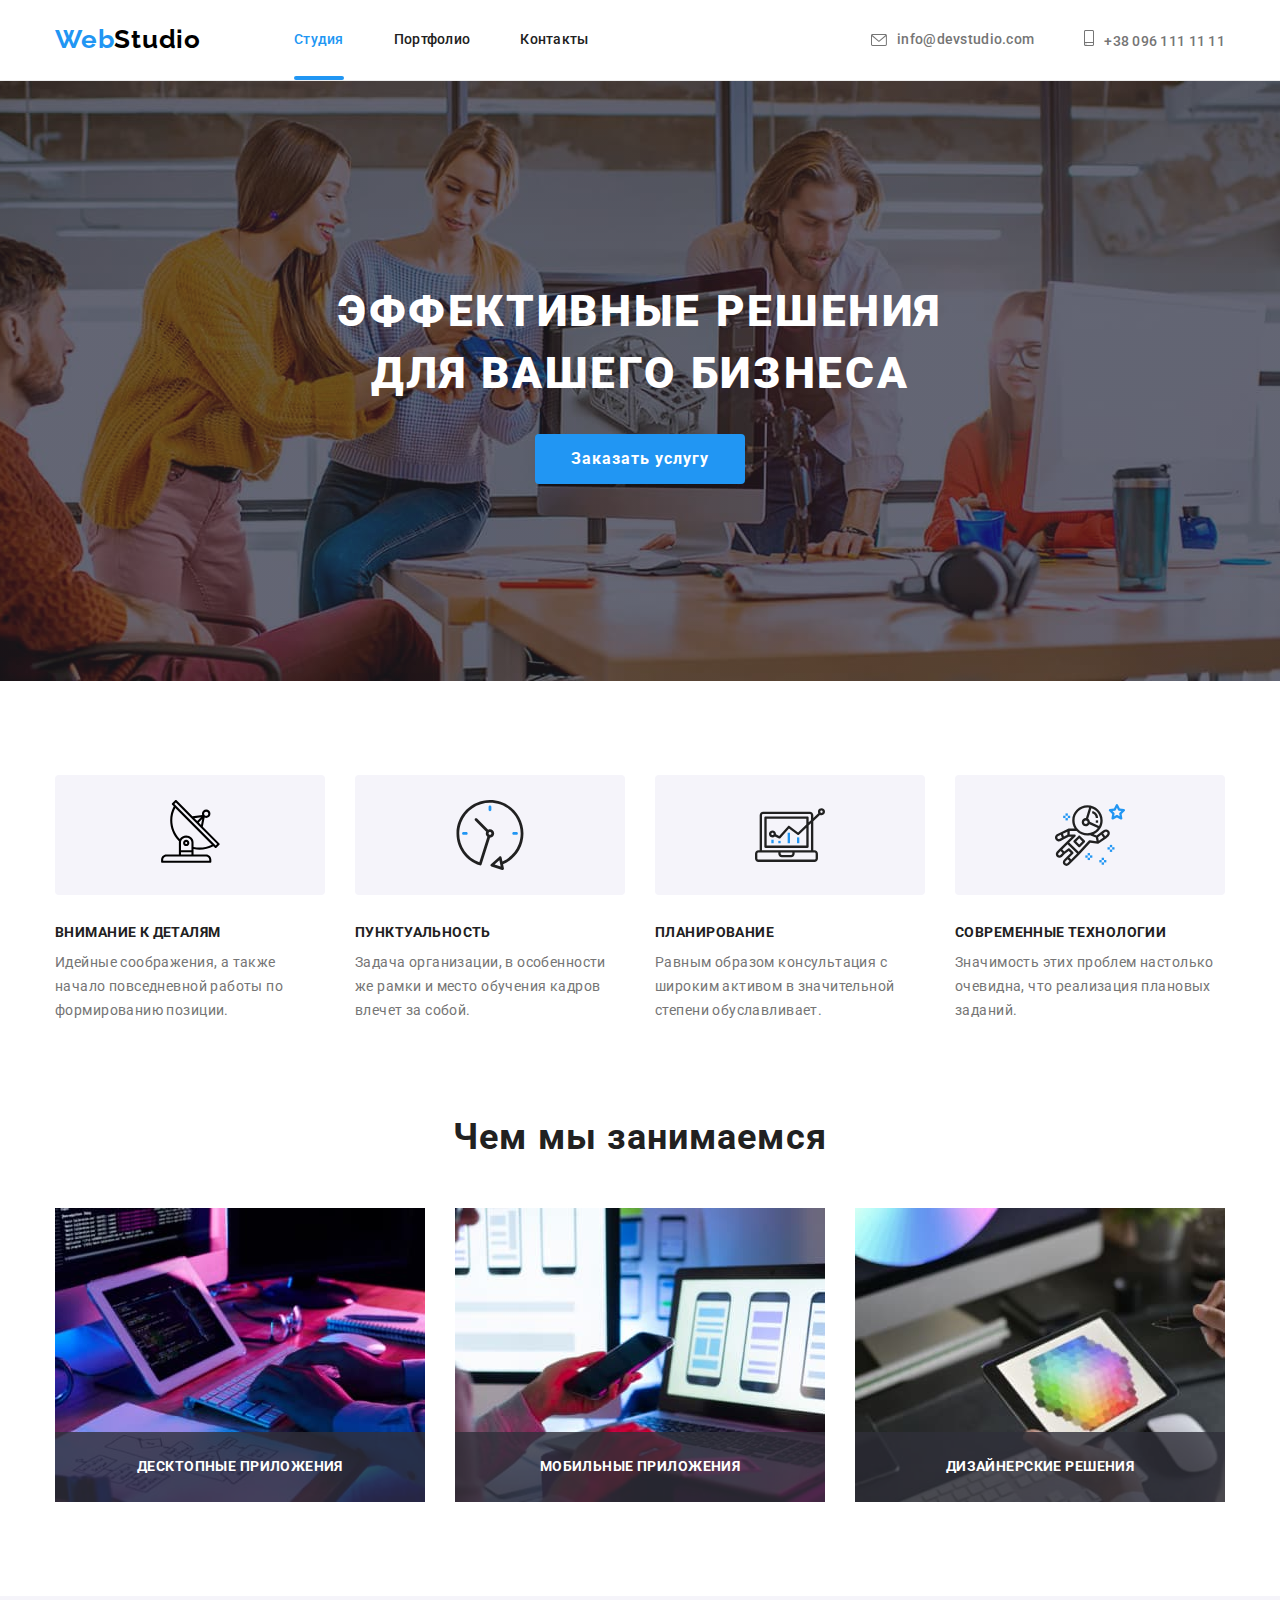
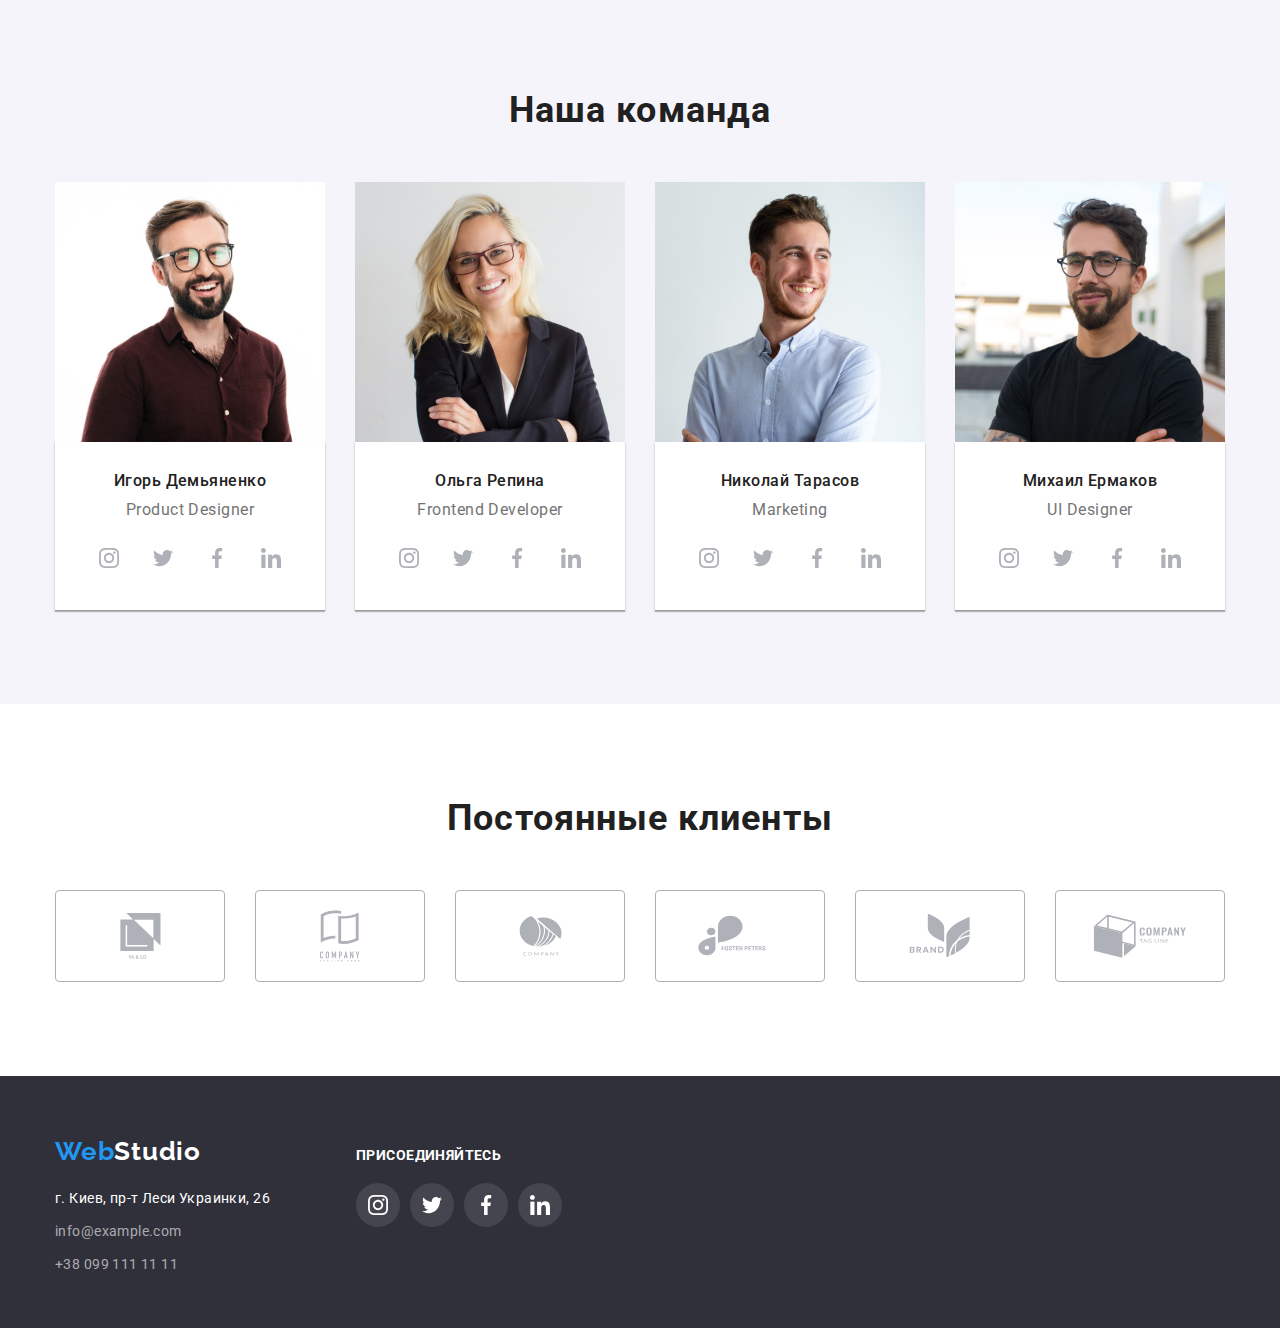
<file: index.html>
<!DOCTYPE html>
<html lang="ru">
<head>
    <meta charset="UTF-8">
    <meta http-equiv="X-UA-Compatible" content="IE=edge">
    <meta name="viewport" content="width=device-width, initial-scale=1.0">
    <title>Document</title>
    <link href="https://fonts.googleapis.com/css2?family=Raleway:wght@700&family=Roboto:wght@400;500;700;900&display=swap"
        rel="stylesheet"/>
        <link rel="stylesheet" href="https://cdnjs.cloudflare.com/ajax/libs/modern-normalize/1.1.0/modern-normalize.min.css"
            integrity="sha512-wpPYUAdjBVSE4KJnH1VR1HeZfpl1ub8YT/NKx4PuQ5NmX2tKuGu6U/JRp5y+Y8XG2tV+wKQpNHVUX03MfMFn9Q=="
            crossorigin="anonymous" referrerpolicy="no-referrer" />
    <link rel="stylesheet" href="./css/styles.css"/>
</head>
<body>
    <!--Шапка-->
    <header>
        <div class="container header-nav">
            <nav>
                <a href="./index.html" class="logo">
                    <span class="img-logo">Web</span>Studio
                </a>
            
                <ul class="site-nav">
                    <li class="nav-current"><a href="./index.html" class="link current">Студия</a></li>
                    <li><a href="./portfolio.html" class="link">Портфолио</a></li>
                    <li><a href="" class="link">Контакты</a></li>
                </ul>
            </nav>

            <ul class="auth-nav">
                <li>  
                        <a class="link-mail" href="mailto:info@devstudio.com">
                            <svg class="icon-mail">
                                <use href="./images/icons.svg#icon-mail"></use>
                            </svg> info@devstudio.com
                        </a>
                </li>
                <li>
                    <a class="link-tel" href="tel:+380961111111">
                        <svg class="icon-tel">
                        <use href="./images/icons.svg#icon-phone"></use>
                    </svg>+38 096 111 11 11
                </a>
                </li>
            </ul>
        </div> 
    </header>

      <!-- Основной контент -->
     <main>
        <section class="hero-title">
                <h1>Эффективные решения <br> для вашего бизнеса</h1>
                <button data-modal-open type="button" class="button-hero">Заказать услугу</button>
        </section>
        
     <!--Наши особенности-->
     <section class="section">

        <div class="container feature">
            <h2 class="visually-hidden">Наши особенности</h2>
            <ul class="feature-list">
                <li> 
                <div class="feature-box">
                    <svg class="icon-feature">
                        <use href="./images/symbol1.svg#icon-antenna"></use>
                    </svg>
                </div>
                    <h3 class="title">Внимание к деталям</h3>
                    <p class="text">Идейные соображения, а также начало повседневной работы по формированию позиции.</p>
                </li>
                <li> 
                <div class="feature-box">
                    <svg class="icon-feature">
                        <use href="./images/symbol1.svg#icon-clock"></use>
                    </svg>
                </div>
                    <h3 class="title">Пунктуальность</h3>
                    <p class="text">Задача организации, в особенности же рамки и место обучения кадров влечет за собой.</p>
                </li>
                <li>
                    <div class="feature-box">
                        <svg class="icon-feature">
                            <use href="./images/symbol1.svg#icon-diagram"></use>
                        </svg>
                    </div> 
                    <h3 class="title">Планирование</h3>
                    <p class="text">Равным образом консультация с широким активом в значительной степени обуславливает.</p>
                </li>
                <li> 
                    <div class="feature-box">
                        <svg class="icon-feature">
                            <use href="./images/symbol1.svg#icon-astronaut"></use>
                        </svg>
                    </div>
                    <h3 class="title">Современные технологии</h3>
                    <p class="text">Значимость этих проблем настолько очевидна, что реализация плановых заданий.</p>
                </li>
            </ul>
        </div>
     </section>
    
     <!--Чем мы занимаемся-->
        <section class="section-work">

        <div class="container">
                <h2 class="section-title">Чем мы занимаемся</h2>

            <ul class="title-example">
                <li class="exampl-foto">
                        
                            <div class="description-work">
                                <img src="./images/box1.jpg" alt="example" width="370" height="294">
                                <p class="work-description">Десктопные приложения</p>
                            </div>    
                </li>

                <li class="exampl-foto">
                        <div class="description-work">
                            <img src="./images/box2.jpg" alt="example" width="370" height="294">
                            <p class="work-description">Мобильные приложения</p>
                        </div> 
                </li>

                <li class="exampl-foto">
                        <div class="description-work">
                            <img src="./images/box3.jpg" alt="example" width="370" height="294">
                            <p class="work-description">Дизайнерские решения</p>
                        </div>   
                </li>

            </ul>
        </div>
            
        </section>
     
     <!--Команда-->
        <section class="team-section">

            <div class="container">
                <h2 class="section-title">Наша команда</h2>
                <ul class="team-list">
                    <li class="title-team"><img class="team-foto" src="./images/img1.jpg" alt="член команди" width="270" height="260">
                       <div class="card-bg">

                        <div class="box-team">
                            <h3 class="title">Игорь Демьяненко</h3>
                            <p class="team-text">Product Designer</p>
                        </div>

                        <ul class="social-list">
                            <li> <a class="link-area" href="/"> <svg class="social-links" width="20" height="20">
                                <use href="./images/symbol2.svg#icon-instagram"></use>
                            </svg>
                            </a></li>
                            <li> <a class="link-area" href="/"> <svg class="social-links" width="20" height="20">
                                <use href="./images/symbol2.svg#icon-twitter"></use>
                            </svg>
                            </a></li>
                            <li> <a class="link-area" href="/"> <svg class="social-links" width="20" height="20">
                                <use href="./images/symbol2.svg#icon-facebook"></use>
                            </svg>
                            </a></li>
                            <li> <a class="link-area" href="/"> <svg class="social-links" width="20" height="20">
                                <use href="./images/symbol2.svg#icon-linkedin"></use>
                            </svg>
                            </a></li>
                        </ul>

                       </div>
                    </li>

                    <li class="title-team"><img class="team-foto" src="./images/img2.jpg" alt="член команди" width="270" height="260">
                        <div class="card-bg">

                            <div class="box-team">
                                <h3 class="title">Ольга Репина</h3>
                                <p class="team-text">Frontend Developer</p>
                            </div>

                            <ul class="social-list">
                                <li> <a class="link-area" href="/"> <svg class="social-links" width="20" height="20">
                                            <use href="./images/symbol2.svg#icon-instagram"></use>
                                        </svg>
                                    </a></li>
                                <li> <a class="link-area" href="/"> <svg class="social-links" width="20" height="20">
                                            <use href="./images/symbol2.svg#icon-twitter"></use>
                                        </svg>
                                    </a></li>
                                <li> <a class="link-area" href="/"> <svg class="social-links" width="20" height="20">
                                            <use href="./images/symbol2.svg#icon-facebook"></use>
                                        </svg>
                                    </a></li>
                                <li> <a class="link-area" href="/"> <svg class="social-links" width="20" height="20">
                                            <use href="./images/symbol2.svg#icon-linkedin"></use>
                                        </svg>
                                    </a></li>
                            </ul>
                        </div>
                    </li>

                    <li class="title-team"><img class="team-foto" src="./images/img3.jpg" alt="член команди" width="270" height="260">
                        <div class="card-bg">

                            <div class="box-team">
                                <h3 class="title">Николай Тарасов</h3>
                                <p class="team-text">Marketing</p>   
                            </div>

                            <ul class="social-list">
                                <li> <a class="link-area" href="/"> <svg class="social-links" width="20" height="20">
                                            <use href="./images/symbol2.svg#icon-instagram"></use>
                                        </svg>
                                    </a></li>
                                <li> <a class="link-area" href="/"> <svg class="social-links" width="20" height="20">
                                            <use href="./images/symbol2.svg#icon-twitter"></use>
                                        </svg>
                                    </a></li>
                                <li> <a class="link-area" href="/"> <svg class="social-links" width="20" height="20">
                                            <use href="./images/symbol2.svg#icon-facebook"></use>
                                        </svg>
                                    </a></li>
                                <li> <a class="link-area" href="/"> <svg class="social-links" width="20" height="20">
                                            <use href="./images/symbol2.svg#icon-linkedin"></use>
                                        </svg>
                                    </a></li>
                            </ul>
                        </div>
                    </li>

                    <li class="title-team"><img class="team-foto" src="./images/img4.jpg" alt="член команди" width="270" height="260">
                        <div class="card-bg">
                            <div class="box-team">
                                <h3 class="title">Михаил Ермаков</h3>
                                <p class="team-text">UI Designer</p>
                            </div>

                            <ul class="social-list">
                                <li> <a class="link-area" href="/"> <svg class="social-links" width="20" height="20">
                                            <use href="./images/symbol2.svg#icon-instagram"></use>
                                        </svg>
                                    </a></li>
                                <li> <a class="link-area" href="/"> <svg class="social-links" width="20" height="20">
                                            <use href="./images/symbol2.svg#icon-twitter"></use>
                                        </svg>
                                    </a></li>
                                <li> <a class="link-area" href="/"> <svg class="social-links" width="20" height="20">
                                            <use href="./images/symbol2.svg#icon-facebook"></use>
                                        </svg>
                                    </a></li>
                                <li> <a class="link-area" href="/"> <svg class="social-links" width="20" height="20">
                                            <use href="./images/symbol2.svg#icon-linkedin"></use>
                                        </svg>
                                    </a></li>
                            </ul>
                        </div>
                    </li>
                </ul>
            </div>
        </section>
    
        <!-- Постоянные клиенты -->
        <section class="section-client">

            <div class="container">
                <h2 class="section-title">Постоянные клиенты</h2>
                <ul class="company">
                    <li class="card">
                        <a href="#" class="client-icons">
                            <svg class="client-icon" width="41" height="46">
                                <use href="./images/icons.svg#icon-group"></use>
                            </svg>
                        </a>
                    </li>
                    <li class="card"> <a class="client-icons" href="#">
                            <svg class="client-icon" width="40" height="52">
                                <use href="./images/icons.svg#icon-group-1"></use>
                            </svg>
                        </a></li>
                    <li class="card"> <a class="client-icons" href="#">
                            <svg class="client-icon" width="43" height="41">
                                <use href="./images/icons.svg#icon-group-2"></use>
                            </svg>
                        </a></li>
                    <li class="card"> <a class="client-icons" href="#">
                            <svg class="client-icon" width="84" height="41">
                                <use href="./images/icons.svg#icon-group-3"></use>
                            </svg>
                        </a></li>
                    <li class="card"> <a class="client-icons" href="#">
                            <svg class="client-icon" width="62" height="45">
                                <use href="./images/icons.svg#icon-group-4"></use>
                            </svg>
                        </a></li>
                    <li class="card"> <a class="client-icons" href="#">
                            <svg class="client-icon" width="94" height="44">
                                <use href="./images/icons.svg#icon-group-5"></use>
                            </svg>
                        </a></li>
                </ul>

            </div>
            
        </section>
     </main>

     <div class="backdrop is-hidden" data-modal>
        <div class="modal">
            <button data-modal-close class="button-close" type="button">
                <svg class="icon-close" width="11" height="11">
                    <use href="./images/symbol2.svg#button-close-modal"></use>
                </svg>
            </button>
        </div>
     </div>

     

    <!--Подвал-->
    <footer>
        <div class="container footer-blok">
            <div class="address-blok">
                <a href="/" class="logo-footer">
                    <span class="img-logo-footer">Web</span>Studio
                </a>
                <address class="address">
                    <p class="text-address">г. Киев, пр-т Леси Украинки, 26</p>
                    <a href="mailto:info@example.com" class="link">info@example.com</a> <br>
                    <a href="tel:+380991111111" class="link-tel">+38 099 111 11 11</a>
                </address>
            </div>

            <div class="icon-blok">
                <h3 class="title-icon">Присоединяйтесь</h3>
                <ul class="socials">
                    <li class="items-icon">
                        <a class="link-social" href="#">
                            <svg class="footer-icon" width="20" height="20">
                                <use href="./images/symbol2.svg#icon-instagram"></use>
                            </svg>
                        </a>
                    </li>
                    <li class="items-icon">
                        <a class="link-social" href="#">
                            <svg class="footer-icon" width="20" height="20">
                                <use href="./images/symbol2.svg#icon-twitter"></use>
                            </svg>
                        </a>
                    </li>
                    <li class="items-icon">
                        <a class="link-social" href="#">
                            <svg class="footer-icon" width="20" height="20">
                                <use href="./images/symbol2.svg#icon-facebook"></use>
                            </svg>
                        </a>
                    </li>
                    <li>
                        <a class="link-social" href="#">
                            <svg class="footer-icon" width="20" height="20">
                                <use href="./images/symbol2.svg#icon-linkedin"></use>
                            </svg>
                        </a>
                    </li>
                </ul>
            </div>

            
 
        </div> 
    </footer>



<script src="./js/modal.js"></script>
</body>
</html>
</file>
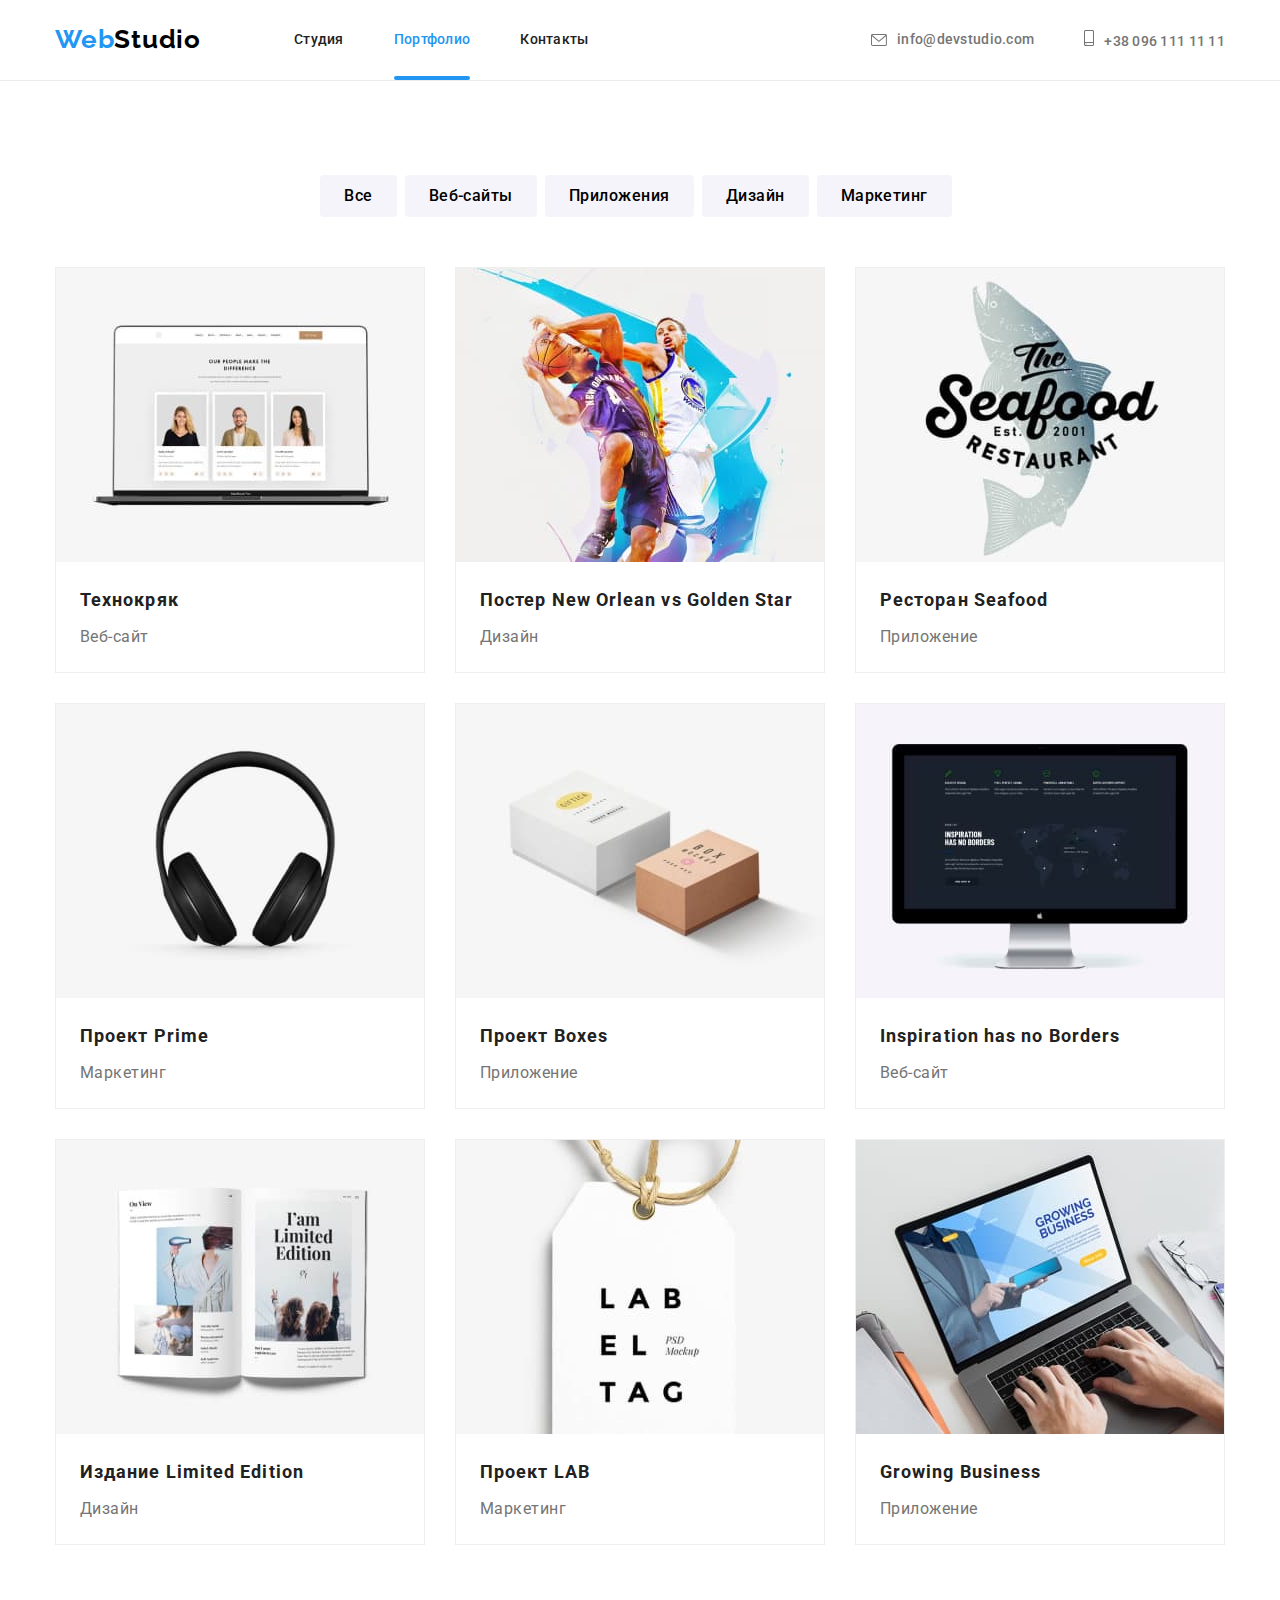
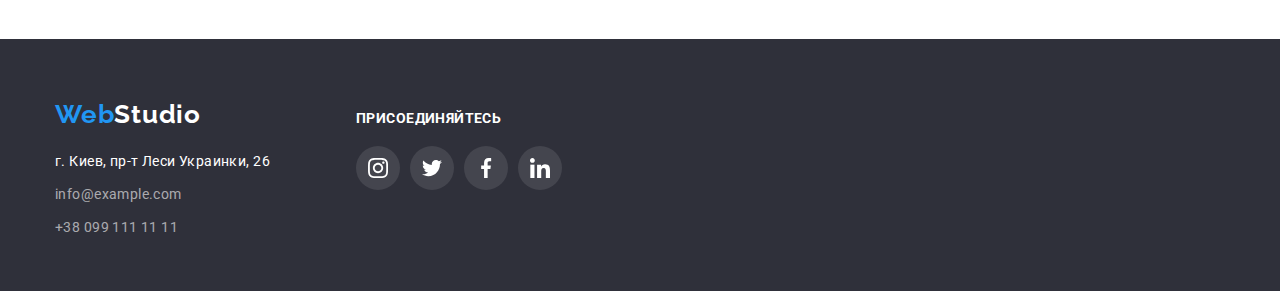
<file: portfolio.html>
<!DOCTYPE html>
<html lang="ru">
<head>
    <meta charset="UTF-8">
    <meta http-equiv="X-UA-Compatible" content="IE=edge">
    <meta name="viewport" content="width=device-width, initial-scale=1.0">
    <title>Document</title>
    <link href="https://fonts.googleapis.com/css2?family=Raleway:wght@700&family=Roboto:wght@400;500;700;900&display=swap"
        rel="stylesheet"/>
        <link rel="stylesheet" href="https://cdnjs.cloudflare.com/ajax/libs/modern-normalize/1.1.0/modern-normalize.min.css"
            integrity="sha512-wpPYUAdjBVSE4KJnH1VR1HeZfpl1ub8YT/NKx4PuQ5NmX2tKuGu6U/JRp5y+Y8XG2tV+wKQpNHVUX03MfMFn9Q=="
            crossorigin="anonymous" referrerpolicy="no-referrer"/>
    <link rel="stylesheet" href="./css/styles.css"/>
</head>

<body>
    <!--Шапка-->
    <header>
        <div class="container header-nav">
            <nav>
                <a href="./index.html" class="logo">
                    <span class="img-logo">Web</span>Studio
                </a>
            
                <ul class="site-nav">
                    <li><a href="./index.html" class="link">Студия</a></li>
                    <li class="nav-current"><a href="./portfolio.html" class="link current">Портфолио</a></li>
                    <li><a href="" class="link">Контакты</a></li>
                </ul>
            </nav>

            <ul class="auth-nav">
                <li>
                    <a href="mailto:info@devstudio.com" class="link-mail">
                        <svg class="icon-mail">
                            <use href="./images/icons.svg#icon-mail"></use>
                        </svg> info@devstudio.com</a>
                </li>
                <li>
                    <a href="tel:+380961111111" class="link-tel">
                        <svg class="icon-tel">
                            <use href="./images/icons.svg#icon-phone"></use>
                        </svg>+38 096 111 11 11</a>
                </li>
            </ul>
        </div>
        
    </header>

    <!-- Основной контент -->
    <main>
        <!-- Фильтр -->
        <section class="filter-portfolio">

            <div class="container">
                <ul class="button-list">
                    <li> <button type="button" class="button">Все</button></li>
                    <li> <button type="button" class="button">Веб-сайты</button></li>
                    <li> <button type="button" class="button">Приложения</button></li>
                    <li> <button type="button" class="button">Дизайн</button></li>
                    <li> <button type="button" class="button">Маркетинг</button></li>
                </ul>
                
                <!-- Портфолио -->
                <ul class="list-portfolio">
                    <li class="item-portfolio border-foto">

                                    <div class="box-overlay">
                                        <img class="portfolio-foto" src="./images/img5.jpg" alt="веб-сайт" width="370" height="294">
                                        <p class="portfolio-overlay-text">
                                            Ресурс предлагает комплексные предложения
                                            с разным уровнем функционала и сервисов.
                                            Все это позволит посетителю получить исчерпывающие сведения
                                            о компании или частном лице.
                                        </p>
                                    </div>
                                    
                                    <div class="text-foto">
                                        <h2 class="title-portfolio">Технокряк</h2>
                                        <p class="portfolio-text">Веб-сайт</p>
                                    </div>
                    </li>

                    <li class="item-portfolio border-foto">
                        <div class="box-overlay">
                            <img class="portfolio-foto" 
                            src="./images/img6.jpg" 
                            alt="дизайн" 
                            width="370" 
                            height="294">

                            <p class="portfolio-overlay-text"> 
                                Ресурс предлагает комплексные предложения
                                с разным уровнем функционала и сервисов.
                                Все это позволит посетителю получить исчерпывающие сведения
                                о компании или частном лице.</p>
                        </div>


                       <div class="text-foto">
                        <h2 class="title-portfolio">Постер New Orlean vs Golden Star</h2>
                        <p class="portfolio-text">Дизайн</p>
                       </div>
                    </li>

                    <li class="item-portfolio border-foto">
                       <div class="box-overlay">
                            <img class="portfolio-foto" 
                            src="./images/img7.jpg"
                            alt="приложение" 
                            width="370" 
                            height="294">

                            <p class="portfolio-overlay-text"> 
                                Ресурс предлагает комплексные предложения
                                с разным уровнем функционала и сервисов.
                                Все это позволит посетителю получить исчерпывающие сведения
                                о компании или частном лице.</p>
                       </div>
                       
                            <div class="text-foto">
                            <h2 class="title-portfolio">Ресторан Seafood</h2>
                            <p class="portfolio-text">Приложение</p>
                        </div>
                    </li>

                    <li class="item-portfolio border-foto">
                        <div class="box-overlay">
                            <img class="portfolio-foto" 
                            src="./images/img8.jpg"
                            alt="маркетинг" 
                            width="370" 
                            height="294">

                            <p class="portfolio-overlay-text">
                                Ресурс предлагает комплексные предложения
                                с разным уровнем функционала и сервисов.
                                Все это позволит посетителю получить исчерпывающие сведения
                                о компании или частном лице.</p>
                        </div>

                        <div class="text-foto">
                            <h2 class="title-portfolio">Проект Prime</h2>
                            <p class="portfolio-text">Маркетинг</p>
                        </div>
                    </li>

                    <li class="item-portfolio border-foto">
                       <div class="box-overlay">
                            <img class="portfolio-foto" 
                            src="./images/img9.jpg" 
                            alt="приложение" 
                            width="370" 
                            height="294">

                            <p class="portfolio-overlay-text"> 
                                Ресурс предлагает комплексные предложения
                                с разным уровнем функционала и сервисов.
                                Все это позволит посетителю получить исчерпывающие сведения
                                о компании или частном лице.</p>
                       </div>

                        <div class="text-foto">
                            <h2 class="title-portfolio">Проект Boxes</h2>
                            <p class="portfolio-text">Приложение</p>
                        </div>
                    </li>

                    <li class="item-portfolio border-foto">
                        <div class="box-overlay">
                            <img class="portfolio-foto" 
                            src="./images/img10.jpg" 
                            alt="веб-сайт" 
                            width="370" 
                            height="294">

                            <p class="portfolio-overlay-text">
                                Ресурс предлагает комплексные предложения
                                с разным уровнем функционала и сервисов.
                                Все это позволит посетителю получить исчерпывающие сведения
                                о компании или частном лице.</p>
                        </div>

                        <div class="text-foto">
                            <h2 class="title-portfolio">Inspiration has no Borders</h2>
                            <p class="portfolio-text">Веб-сайт</p>
                        </div>
                    </li>

                    <li class="item-portfolio border-foto">
                        <div class="box-overlay">
                            <img class="portfolio-foto" 
                            src="./images/img11.jpg" 
                            alt="дизайн" width="370" 
                            height="294">

                            <p class="portfolio-overlay-text"> 
                                Ресурс предлагает комплексные предложения
                                с разным уровнем функционала и сервисов.
                                Все это позволит посетителю получить исчерпывающие сведения
                                о компании или частном лице.</p>
                        </div>

                        <div class="text-foto">
                            <h2 class="title-portfolio">Издание Limited Edition</h2>
                            <p class="portfolio-text">Дизайн</p>
                        </div>
                    </li>

                    <li class="item-portfolio border-foto">
                        <div class="box-overlay">
                            <img class="portfolio-foto" 
                            src="./images/img12.jpg" 
                            alt="маркетинг" 
                            width="370" 
                            height="294">

                            <p class="portfolio-overlay-text"> 
                                Ресурс предлагает комплексные предложения
                                с разным уровнем функционала и сервисов.
                                Все это позволит посетителю получить исчерпывающие сведения
                                о компании или частном лице.</p>
                        </div>

                       <div class="text-foto">
                        <h2 class="title-portfolio">Проект LAB</h2>
                        <p class="portfolio-text">Маркетинг</p>
                       </div>
                    </li>

                    <li class="item-portfolio border-foto">
                        <div class="box-overlay">
                            <img class="portfolio-foto" 
                            src="./images/img13.jpg" 
                            alt="приложение" 
                            width="370" 
                            height="294">

                            <p class="portfolio-overlay-text"> 
                                Ресурс предлагает комплексные предложения
                                с разным уровнем функционала и сервисов.
                                Все это позволит посетителю получить исчерпывающие сведения
                                о компании или частном лице.</p>
                        </div>

                            <div class="text-foto">
                                <h2 class="title-portfolio">Growing Business</h2>
                                <p class="portfolio-text">Приложение</p>
                            </div>
                       
                    </li>
                </ul>
            </div>
                
            </section> 
    </main>

    <!--Подвал-->
    <footer>
        <div class="container footer-blok">
            <div class="address-blok">
                <a href="/" class="logo-footer">
                    <span class="img-logo-footer">Web</span>Studio
                </a>
                <address class="address">
                    <p class="text-address">г. Киев, пр-т Леси Украинки, 26</p>
                    <a href="mailto:info@example.com" class="link">info@example.com</a> <br>
                    <a href="tel:+380991111111" class="link-tel">+38 099 111 11 11</a>
                </address>
            </div>
    
            <div class="icon-blok">
                <h3 class="title-icon">Присоединяйтесь</h3>
                <ul class="socials">
                    <li class="items-icon">
                        <a class="link-social" href="#">
                            <svg class="footer-icon" width="20" height="20">
                                <use href="./images/symbol2.svg#icon-instagram"></use>
                            </svg>
                        </a>
                    </li>
                    <li class="items-icon">
                        <a class="link-social" href="#">
                            <svg class="footer-icon" width="20" height="20">
                                <use href="./images/symbol2.svg#icon-twitter"></use>
                            </svg>
                        </a>
                    </li>
                    <li class="items-icon">
                        <a class="link-social" href="#">
                            <svg class="footer-icon" width="20" height="20">
                                <use href="./images/symbol2.svg#icon-facebook"></use>
                            </svg>
                        </a>
                    </li>
                    <li class="items-icon">
                        <a class="link-social" href="#">
                            <svg class="footer-icon" width="20" height="20">
                                <use href="./images/symbol2.svg#icon-linkedin"></use>
                            </svg>
                        </a>
                    </li>
                </ul>
            </div>
    
    
    
    
        </div>
    
    
    </footer>


    
</body>

</html>
</file>
<file: css/styles.css>
/* цвет основного текста rgba(117, 117, 117, 1) */

  /* вторичный цвет текста rgba(33, 33, 33, 1) */

  /* белый цвет #FFFFFF */

  /* синий цвет #2196F3 */

  /* акцент синий цвет #2196F3 */

  /* цвет фона основной #FFFFFF*/

  /* цвет фона вторичный #F5F4FA */

  /* .visually-hidden {
     position: absolute;
     width: 1px;
     height: 1px;
     margin: -1px;
     border: 0;
     padding: 0;

     white-space: nowrap;
     clip-path: inset(100%);
     clip: rect(0 0 0 0);
     overflow: hidden;
 }
     */

  
 html{
    box-sizing: border-box;
 }

 body {
     color: var(--primary-text-color);
     background-color: rgba(255, 255, 255, 1);

     font-family: Roboto, sans-serif;
     margin: 0;
 }

 *,
 *::before,
 *::after{
    box-sizing: inherit;
 }


 :root{
    --primary-text-color: rgba(117, 117, 117, 1);
    --secondary-text-color: rgba(33, 33, 33, 1);
    --accent-color: #2196F3;
 }
 

 .container {
     width: 1200px;
     margin-left: auto;
     margin-right: auto;
     padding-right: 15px;
     padding-left: 15px;
     /* outline: 2px solid tomato; */
 }

 ul {
     list-style: none;
 }

 img{
    display: block;
 }

 h1,
 h2,
 h3,
 h4,
 p,
 li,
 ul {
     padding: 0;
     margin: 0
 }
    

/* Шапка */

header{
   
    border-bottom-width: 1px;
    border-bottom-style: solid;
    border-bottom-color: rgba(236, 236, 236, 1);
}
 .logo{
     color: #000000;
     font-family: Raleway;
        font-weight: 700;
        font-size: 26px;
        line-height: 1.2;
        letter-spacing: 0.03em;

        text-decoration: none;
 }

 .img-logo{
     color: var(--accent-color);
 }

 .nav-current{
    position: relative;
 }

 .link.current::after{
    position: absolute;
    content: "";
    display: block;
    width: 100%;
    height: 4px;
    background-color: var(--accent-color);
    border-radius: 2px;
    bottom: 0;
 }


/* Навигация */

   nav{
  display: flex;
  align-items: center;
  justify-content: center;
   }

  .header-nav{
    display: flex;
  }

 
 /* site-nav */
 .site-nav{
    margin-left: 93px;
    display: flex;
    align-items: center;
    }

    .site-nav li {
        margin-right: 50px;
    }

    .site-nav li:last-child{
        margin-right: 0%;
    }
        

    .site-nav .link{
     color: var(--secondary-text-color);
     font-family: 'Roboto';
        font-weight: 500;
        font-size: 14px;
        line-height: 1.14;
        letter-spacing: 0.02em;
        padding-top: 32px;
        padding-bottom: 32px;
        display: block;

        text-decoration: none;

        transition: color 250ms cubic-bezier(0.4, 0, 0.2, 1);
 }

 .site-nav .link:hover,
 .site-nav .link:focus{
    color: var(--accent-color);
 }

    .site-nav .link.current{
     color: var(--accent-color);
     font-family: 'Roboto';
        font-weight: 500;
        font-size: 14px;
        line-height: 1.14;
        letter-spacing: 0.02em;
        padding-top: 32px;
        padding-bottom: 32px;
        display: block;

        text-decoration: none;
 }


 /* auth-nav */
.auth-nav{
    margin-left: auto;
    display: flex;
    align-items: center;
}
.auth-nav li{
    margin-right: 50px;
}

.auth-nav li:last-child {
    margin-right: 0%;
}

.auth-nav .link-mail{
    color: var(--primary-text-color);
    text-decoration: none;
    font-family: 'Roboto';
        font-style: normal;
        font-weight: 500;
        font-size: 14px;
        line-height: 1.14;
        letter-spacing: 0.02em;
        display: flex;
        align-items: center;

        transition: color 250ms cubic-bezier(0.4, 0, 0.2, 1);
}

.link-mail:hover,
.link-mail:focus{
    color: var(--accent-color);
    fill: var(--accent-color);
}


.auth-nav .link-tel{
    color: var(--primary-text-color);
    text-decoration: none;
    font-family: 'Roboto';
        font-style: normal;
        font-weight: 500;
        font-size: 14px;
        line-height: 1.14;
        letter-spacing: 0.02em;

        transition: color 250ms cubic-bezier(0.4, 0, 0.2, 1),
        fill 250ms cubic-bezier(0.4, 0, 0.2, 1);
        }


.link-tel:hover,
.link-tel:focus{
    color: var(--accent-color);
    fill: var(--accent-color);
}


.icon-mail{
    margin-right: 10px;
    width: 16px;
    height: 12px;
    fill: currentColor;
    cursor: pointer;
}

.icon-tel{
    margin-right: 10px;
    width: 10px;
    height: 16px;
    fill: currentColor;
    cursor: pointer;
}

  .icon-tel:hover,
  .icon-tel:focus{
    fill: var(--accent-color);
}

  .icon-mail:hover,
  .icon-mail:focus{
      fill: var(--accent-color);
  }



    /* Герой */
    .hero-title h1{
        font-family: 'Roboto';
            font-style: normal;
            font-weight: 900;
            font-size: 44px;
            line-height: 1.4;
            text-align: center;
            letter-spacing: 0.06em;
            text-transform: uppercase;
            color: #FFFFFF;
            
            margin-bottom: 30px;
            margin-top: 0;
    }

     .hero-title{
        margin-left: auto;
        margin-right: auto;
        padding-top: 200px;
        padding-bottom: 200px;
        max-width: 1600px;
        height: 600px;
       
        background-color: rgba(47, 48, 58, 0.4);
        background-image: linear-gradient(
            rgba(47, 48, 58, 0.4),
            rgba(47, 48, 58, 0.4)
        ),
        url(../images/bgfon-hero.jpg);

        text-align: center;
        background-position: center;
        background-size: cover;
        
        background-repeat: no-repeat;
        border-color: var(--primary-text-color);
    }

 /* Наши особенности */
    .section {
     padding-top: 94px;
     padding-bottom: 94px;
 }
 
    .visually-hidden {
         position: absolute;
         width: 1px;
         height: 1px;
         margin: -1px;
         border: 0;
         padding: 0;
    
         white-space: nowrap;
         clip-path: inset(100%);
         clip: rect(0 0 0 0);
         overflow: hidden;
     }
        

 .feature-list{
    display: flex;
}

 .feature-list li{
    margin-right: 30px;
    width: 270px;
    
 }

 .feature-list li:last-child {
     margin-right: 0%;
 }

 .feature-list .title{
     color: var(--secondary-text-color);

        font-family: 'Roboto';
        font-weight: 700;
        font-size: 14px;
        line-height: 1.14;
        letter-spacing: 0.03em;
        text-transform: uppercase;
 }

  .feature-list .text{
        font-size: 14px;
        line-height: 1.71;
        letter-spacing: 0.03em;
 }

  .title{
    margin-bottom: 10px;
  }

  .icon-feature{
    text-align: center;
    width: 70px;
    height: 70px;
  }

  .feature-box{
    display: flex;
    align-items: center;
    justify-content: center;

    background-color: rgba(245, 244, 250, 1);
    border-radius: 4px;
    margin-bottom: 30px;
    width: 270px;
    height: 120px;
    text-align: center;
  }

 /* Чем мы занимаемся */
       .section-work{
        padding-bottom: 94px;
       }
       
 
       .section-title {
       color: var(--secondary-text-color);
       font-family: 'Roboto';
       font-weight: 700;
       font-size: 36px;
       line-height: 1.16;
       text-align: center;
       letter-spacing: 0.03em;
       margin-bottom: 50px;
   }

   .title-example{
    display: flex;
   }
  
  .title-example li{
    margin-right: 30px;
   }

   .title-example li:last-child {
       margin-right: 0%;
   }
   
   .description-work{
    position: relative;
   }

   .work-description{
    position: absolute;
    bottom: 0;

    display: flex;
    justify-content: center;
    align-items: center;
    width: 100%;
    height: 70px;

    font-weight: 700;
    font-size: 14px;
    line-height: 1.14;
    letter-spacing: 0.03em;
    text-transform: uppercase;
    color: rgba(255, 255, 255, 1);
    background-color: rgba(47, 48, 58, 0.8);
   
}

 /* Команда */
 .card-bg{
    background-color:#FFFFFF;
    width: 270px;
    height: 168px;
    box-shadow: 0px 1px 3px 
     rgba(0, 0, 0, 0.12), 0px 1px 1px
     rgba(0, 0, 0, 0.14), 0px 2px 1px
     rgba(0, 0, 0, 0.2);
 }

 .team-link{
    margin: 16px 32px 30px 32px;
    display: flex;
    justify-content: center;
 }

 .social-list{
    display: flex;
    list-style: none;
    padding-left: 32px;
    padding-right: 32px;
    margin-top: 16px;
    justify-content: space-between;
 }

 .link-area{
        display: flex;
        align-items: center;
        justify-content: center;
        width: 44px;
        height: 44px;
        border-radius: 50%;

        transition: background-color 250ms cubic-bezier(0.4, 0, 0.2, 1),
        fill 250ms cubic-bezier(0.4, 0, 0.2, 1);
 }

 .link-area:hover .social-links{
    fill: #FFFFFF;
 }

 .link-area:focus .social-links {
     fill: #FFFFFF;
 }

 .link-area:hover,
 .link-area:focus{
    background-color: var(--accent-color);
 }


 .social-links{
        width: 20px;
        height: 20px;
        fill: #AFB1B8;     
 }
    

 .team-section{
    text-align: center;
    background-color: #F5F4FA;
    padding-bottom: 94px;
    padding-top: 94px;
 }

 .section-title{
    margin-bottom: 50px;
 }

 .team-list{
    display: flex;
 }

 .title-team{
    margin-right: 30px;
 }

 .title-team:last-child {
     margin-right: 0%;
 }

   .box-team{
    padding-top: 30px;
   }

 .team-list .title{
     color: var(--secondary-text-color);
        font-style: 400;
        font-weight: 500;
        font-size: 16px;
        line-height: 1.18;
        letter-spacing: 0.03em;
 }

 .team-list .team-text{
     font-family: 'Roboto';
     font-size: 16px;
     line-height: 1.18;
     letter-spacing: 0.03em;
 }


 .section-client{
            text-align: center;
            padding-bottom: 94px;
            padding-top: 94px;
        }

 /* Постоянные клиенты */
 .company {
     display: flex;
     align-items: center;
     justify-content: center;
 }

 .card{
    width: 170px;
    height: 92px;
    margin-right: 30px;
 }
 .company li:last-child{
    margin-right: 0%;
 }

  .client-icons{
    display: flex;
    justify-content: center;
    align-items: center;
    border: 1px solid #afb1b8;
        border-radius: 4px;
        width: 170px;
        height: 92px;
        padding: 16px 32px;

        cursor: pointer;

        transition: border-color 250ms cubic-bezier(0.4, 0, 0.2, 1);
 }

 .client-icons:hover {
     border-color: #2196F3;
 }

 .client-icons:hover .client-icon {
     fill: #2196F3;
 }


 .client-icons:focus .client-icon {
     fill: #2196F3;
 }


 .client-icon {
     fill: #AFB1B8;
    transition: fill 250ms cubic-bezier(0.4, 0, 0.2, 1);
 }

 .client-icon:hover,
 .client-icon:focus {
     fill: var(--accent-color);
 }



    /* Фильтр */
 .filter-portfolio{
    padding-top: 94px;
    padding-bottom: 94px;
 }

  .button-list{
  display: flex;
  justify-content: center;
 }

 .button-list li{
    margin-right: 8px;
 }


 /* Портфолио */

 .portfolio-link{
    display: block;
    text-decoration: none;
 }

 .list-portfolio{
    display: flex;
    flex-wrap: wrap;
    margin-right: -30px;
    margin-bottom: -30px;
 }

 .box-overlay{
    overflow: hidden;
    position: relative;
 }

 .portfolio-overlay-text{
    position: absolute;
    bottom: 0;
    /* border: 2px solid tomato; */
    padding: 63px 24px;
        width: 100%;
        height: 100%;
        font-size: 18px;
        line-height: 1.56;
        letter-spacing: 0.03em;
        color: rgba(255, 255, 255, 1);
        background-color: rgba(33, 150, 243, 0.9);
    
        transform: translateY(101%);
        transition: transform 250ms cubic-bezier(0.4, 0, 0.2, 1);
    
        font-family: 'Roboto';
        font-style: normal;
        font-weight: 400;
 }

      .item-portfolio:hover .portfolio-overlay-text{
       transform: translateY(0);
      }



 .text-foto{
    padding: 20px 24px;
    cursor: pointer;
    }
 

 .item-portfolio{
    min-width: 370px;
    flex-basis: calc(100% / 3 - 30px);
    margin-right: 30px;
    margin-bottom: 30px;
 }

 .border-foto {
    border: 1px solid rgba(238, 238, 238, 1);

    transition: box-shadov 250ms cubic-bezier(0.4, 0, 0.2, 1);
 }

 .border-foto:hover,
 .border-foto:focus{
    box-shadow: 1px 4px 6px 0px rgba(0, 0, 0, 0.16);
 }

 .list-portfolio .title-portfolio{
     color: var(--secondary-text-color);
        font-family: 'Roboto';
        font-weight: 700;
        font-size: 18px;
        line-height: 2;
        letter-spacing: 0.06em;

        margin-bottom: 4px;
 }

 .list-portfolio .portfolio-text{
        font-size: 16px;
        line-height: 1.88;
        letter-spacing: 0.03em;
 }


 /* Модальное окно */
 .backdrop{
    position: fixed;
    top: 0;
    left: 0;
    width: 100%;
    height: 100%;
    background: rgba(0, 0, 0, 0.2);
    
    opacity: 1;
    transition: opacity 300ms cubic-bezier(0.4, 0, 0.2, 1);
 }

 .backdrop.is-hidden{
    opacity: 0;
    pointer-events: none;
 }

 .modal{
    position: absolute;
    top: 50%;
    left: 50%;
    transform: translate(-50%, -50%);

    width: 528px;
    height: 581px;

    background: #FFFFFF;
    box-shadow: 
    0px 1px 3px rgba(0, 0, 0, 0.12), 
    0px 1px 1px rgba(0, 0, 0, 0.14), 
    0px 2px 1px rgba(0, 0, 0, 0.2);
    border-radius: 4px;
 }

 .button-close{
    position: absolute;
    top: 8px;
    right: 8px;

    display: flex;
    justify-content: center;
    align-items: center;

    width: 30px;
    height: 30px;
    
    border-radius: 50%;
    background: #FFFFFF;
    border: 1px solid rgba(0, 0, 0, 0.1);

    cursor: pointer;
 }

  .icon-close{ 
    display: flex;
    justify-content: center;
    align-items: center;
    fill: currentColor;
 }


 /* Подвал */
footer{
    display: flex;
    background-color: #2F303A;
    padding-top: 60px;
    padding-bottom: 60px;
}

.footer-blok{
    display: flex;
    align-items: baseline;
    
}

.logo-footer{
        font-family: 'Raleway';
            font-style: 400;
            font-weight: 700;
            font-size: 26px;
            line-height: 1.19;
            letter-spacing: 0.03em;
            color: #FFFFFF;
            text-decoration: none;
            display: inline-block;
            margin-bottom: 20px;      
}

.img-logo-footer{
    font-family: 'Raleway';
        font-style: 400;
        font-weight: 700;
        font-size: 26px;
        line-height: 1.19;
        letter-spacing: 0.03em;
        color: #2196F3;
        text-decoration: none;
}

.address{
    width: 231px;
    height: 81px;
    margin-right: 70px;
}

 .address .text-address{
        color: rgba(255, 255, 255, 1);
        font-family: 'Roboto';
        font-style: normal;
        font-weight: 400;
        font-size: 14px;
        line-height: 1.71;
        letter-spacing: 0.03em;
        margin-bottom: 9px;
 }

 .address .link{
       color: rgba(255, 255, 255, 0.6);
       text-decoration: none;
        font-family: 'Roboto';
        font-style: normal;
        font-weight: 400;
        font-size: 14px;
        line-height: 1.71;
        letter-spacing: 0.03em;
        display: inline-block;
        margin-bottom: 9px;
 }
   .address .link-tel{
    color: rgba(255, 255, 255, 0.6);
        text-decoration: none;
        font-family: 'Roboto';
        font-style: normal;
        font-weight: 400;
        font-size: 14px;
        line-height: 1.71;
        letter-spacing: 0.03em;
        display: inline-block;
   }

  .title-icon{
    font-family: 'Roboto';
    font-style: normal;
    font-weight: 700;
    font-size: 14px;
    line-height: 16px;
    letter-spacing: 0.03em;
    text-transform: uppercase;
    color: rgba(255, 255, 255, 1);
    margin-bottom: 20px;

  }

  .footer-icons{
    display: flex;
    align-items: center;
    justify-content: center;
  }

  .socials{
    display: flex;
    list-style: none;
  }

  .items-icon{
    margin-right: 10px;
  }

  .link-social{
    display: flex;
        align-items: center;
        justify-content: center;
        width: 44px;
        height: 44px;
        border-radius: 50%;
        background-color:rgba(255, 255, 255, 0.1);

        transition: background-color 250ms cubic-bezier(0.4, 0, 0.2, 1);
  }

  .link-social:hover,
  .link-social:focus{
    background-color: var(--accent-color);
  }

  .footer-icon{
    width: 20px;
    height: 20px;
    fill: #FFFFFF;
  }


  /* Кнопка */

  .button-hero{
    font-family: 'Roboto';
    color: #FFFFFF;
    background-color: var(--accent-color);
    min-width: 200px;
    height: 50px;
        font-weight: 700;
        font-size: 16px;
        line-height: 1.87;
        display: flex;
        align-items: center;
        text-align: center;
        letter-spacing: 0.06em;
        
        padding-top: 10px;
        padding-bottom: 10px;
        padding-left: 32px;
        padding-right: 32px;
        margin: auto;
        border-radius: 4px;
        border: 4px solid var(--accent-color);
        cursor: pointer;
 }

   .primary-button {
    min-width: 73px;
    min-height: 38px;

    color: #FFFFFF;
    background-color: #2196F3;
    font-family: 'Roboto';
    font-weight: 500;
    font-size: 16px;
    line-height: 1.62;
    letter-spacing: 0.03em;
    border-radius: 4px;
    border-color: transparent;
    box-shadow: 0px 4px 4px #858585;
    padding: 6px 22px;
    margin-bottom: 50px;

    cursor: pointer;
}

.button {
    font-family: 'Roboto';
    font-weight: 500;
    font-size: 16px;
    line-height: 1.62;
    text-align: center;
    letter-spacing: 0.03em;
    min-height: 38px;
    background: #F5F4FA;
    border-radius: 4px;
    border-color: transparent;
    padding: 6px 22px;
    margin-bottom: 50px;

    cursor: pointer;

    transition: background-color 250ms cubic-bezier(0.4, 0, 0.2, 1),
    color 250ms cubic-bezier(0.4, 0, 0.2, 1);
}

.button:hover,
.button:focus{
    background-color: var(--accent-color);
    color: #FFFFFF;
}
</file>
